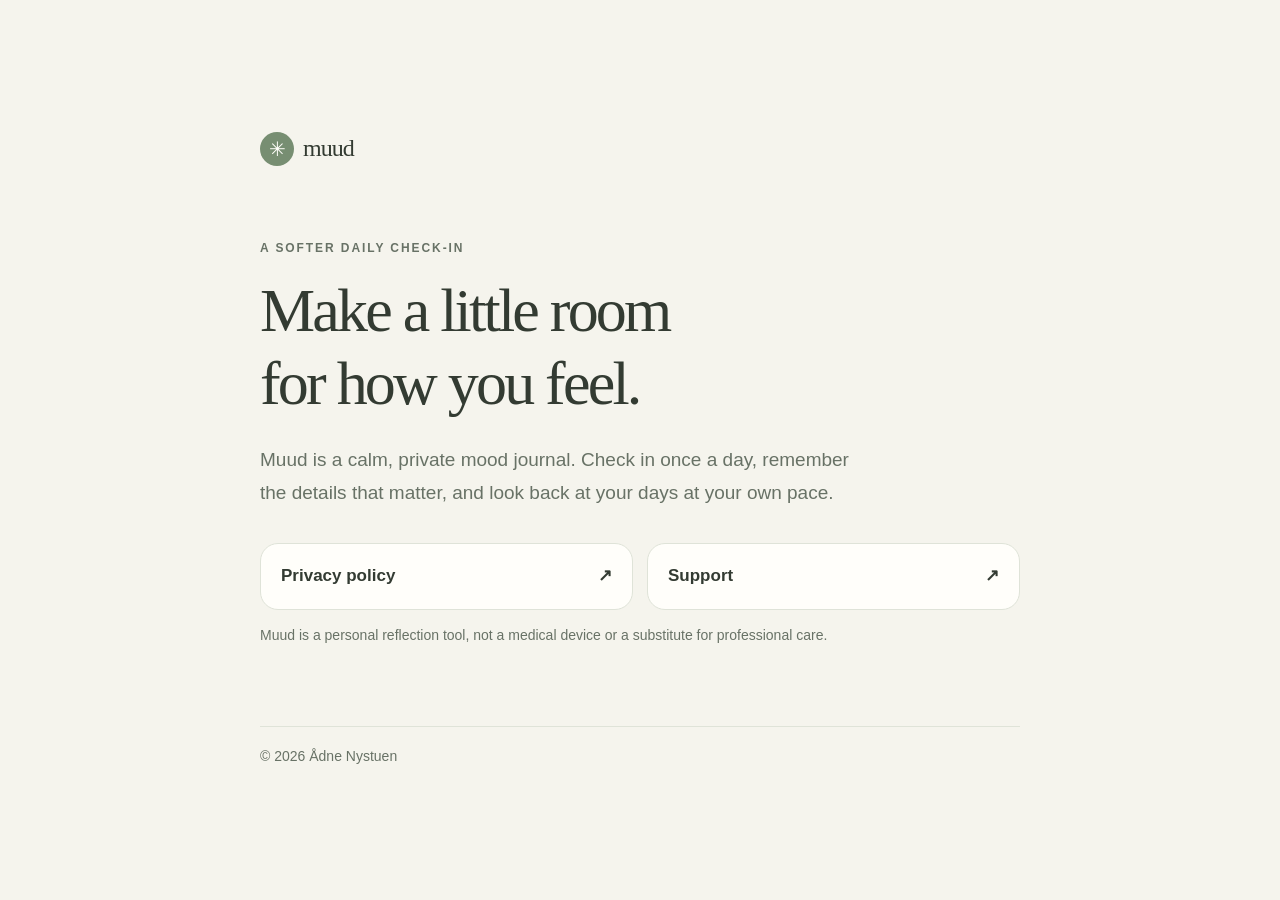
<file: index.html>
<!doctype html>
<html lang="en">
<head>
  <meta charset="utf-8">
  <meta name="viewport" content="width=device-width, initial-scale=1">
  <meta name="description" content="Muud is a gentle, private mood journal for iPhone and iPad.">
  <title>Muud — a calm daily journal</title>
  <link rel="stylesheet" href="styles.css">
</head>
<body>
  <main class="wrap home">
    <a class="brand" href="./" aria-label="Muud home"><span class="mark">✳</span> muud</a>
    <p class="eyebrow">A SOFTER DAILY CHECK-IN</p>
    <h1>Make a little room<br>for how you feel.</h1>
    <p class="lede">Muud is a calm, private mood journal. Check in once a day, remember the details that matter, and look back at your days at your own pace.</p>
    <nav class="links" aria-label="Information">
      <a class="link-card" href="privacy/">Privacy policy <span aria-hidden="true">↗</span></a>
      <a class="link-card" href="support/">Support <span aria-hidden="true">↗</span></a>
    </nav>
    <p class="fine">Muud is a personal reflection tool, not a medical device or a substitute for professional care.</p>
    <footer>© 2026 Ådne Nystuen</footer>
  </main>
</body>
</html>
</file>
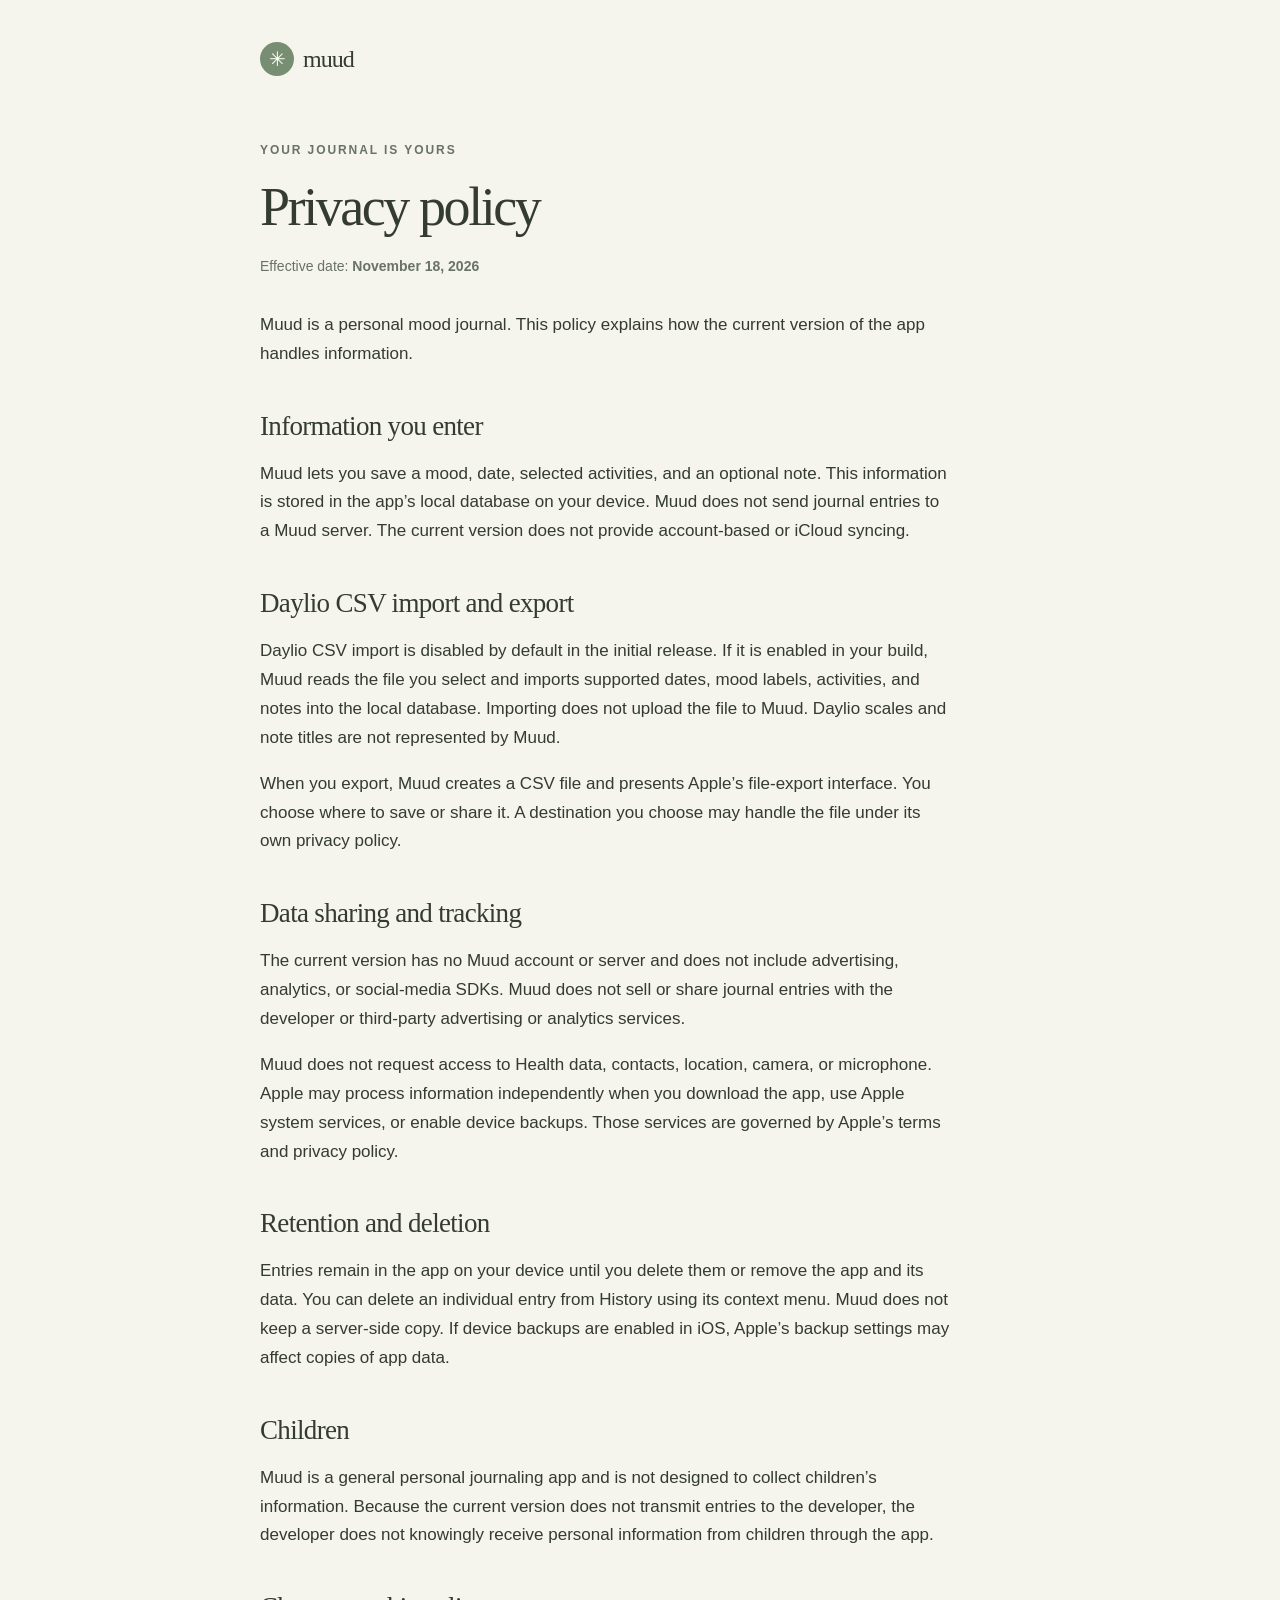
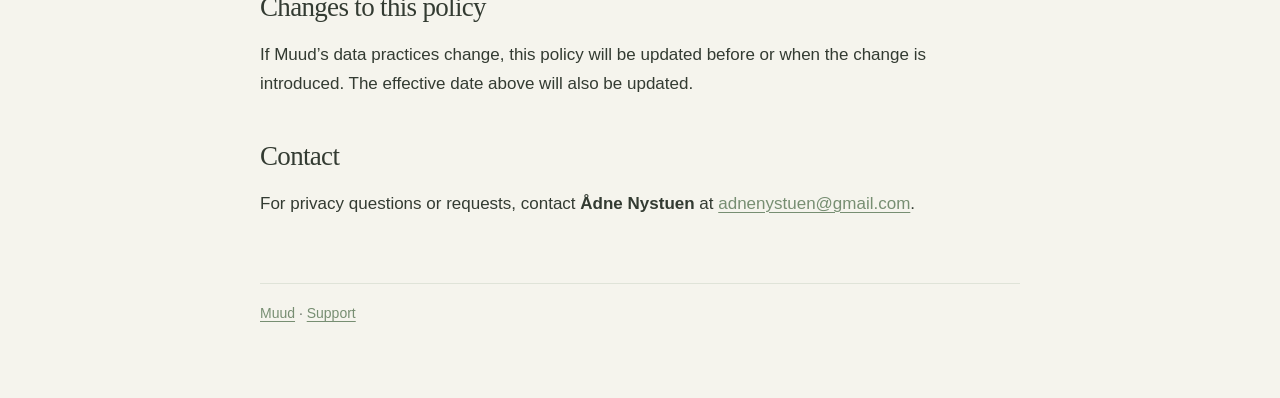
<file: privacy/index.html>
<!doctype html>
<html lang="en">
<head>
  <meta charset="utf-8">
  <meta name="viewport" content="width=device-width, initial-scale=1">
  <meta name="description" content="How Muud handles mood journal entries, Daylio CSV imports, and exports.">
  <title>Privacy policy — Muud</title>
  <link rel="stylesheet" href="../styles.css">
</head>
<body>
  <main class="wrap document">
    <a class="brand" href="../"><span class="mark">✳</span> muud</a>
    <p class="eyebrow">YOUR JOURNAL IS YOURS</p>
    <h1>Privacy policy</h1>
    <p class="meta">Effective date: <strong>November 18, 2026</strong></p>
    <p>Muud is a personal mood journal. This policy explains how the current version of the app handles information.</p>

    <h2>Information you enter</h2>
    <p>Muud lets you save a mood, date, selected activities, and an optional note. This information is stored in the app’s local database on your device. Muud does not send journal entries to a Muud server. The current version does not provide account-based or iCloud syncing.</p>

    <h2>Daylio CSV import and export</h2>
    <p>Daylio CSV import is disabled by default in the initial release. If it is enabled in your build, Muud reads the file you select and imports supported dates, mood labels, activities, and notes into the local database. Importing does not upload the file to Muud. Daylio scales and note titles are not represented by Muud.</p>
    <p>When you export, Muud creates a CSV file and presents Apple’s file-export interface. You choose where to save or share it. A destination you choose may handle the file under its own privacy policy.</p>

    <h2>Data sharing and tracking</h2>
    <p>The current version has no Muud account or server and does not include advertising, analytics, or social-media SDKs. Muud does not sell or share journal entries with the developer or third-party advertising or analytics services.</p>
    <p>Muud does not request access to Health data, contacts, location, camera, or microphone. Apple may process information independently when you download the app, use Apple system services, or enable device backups. Those services are governed by Apple’s terms and privacy policy.</p>

    <h2>Retention and deletion</h2>
    <p>Entries remain in the app on your device until you delete them or remove the app and its data. You can delete an individual entry from History using its context menu. Muud does not keep a server-side copy. If device backups are enabled in iOS, Apple’s backup settings may affect copies of app data.</p>

    <h2>Children</h2>
    <p>Muud is a general personal journaling app and is not designed to collect children’s information. Because the current version does not transmit entries to the developer, the developer does not knowingly receive personal information from children through the app.</p>

    <h2>Changes to this policy</h2>
    <p>If Muud’s data practices change, this policy will be updated before or when the change is introduced. The effective date above will also be updated.</p>

    <h2>Contact</h2>
    <p>For privacy questions or requests, contact <strong>Ådne Nystuen</strong> at <a href="mailto:adnenystuen@gmail.com">adnenystuen@gmail.com</a>.</p>
    <footer><a href="../">Muud</a> · <a href="../support/">Support</a></footer>
  </main>
</body>
</html>
</file>
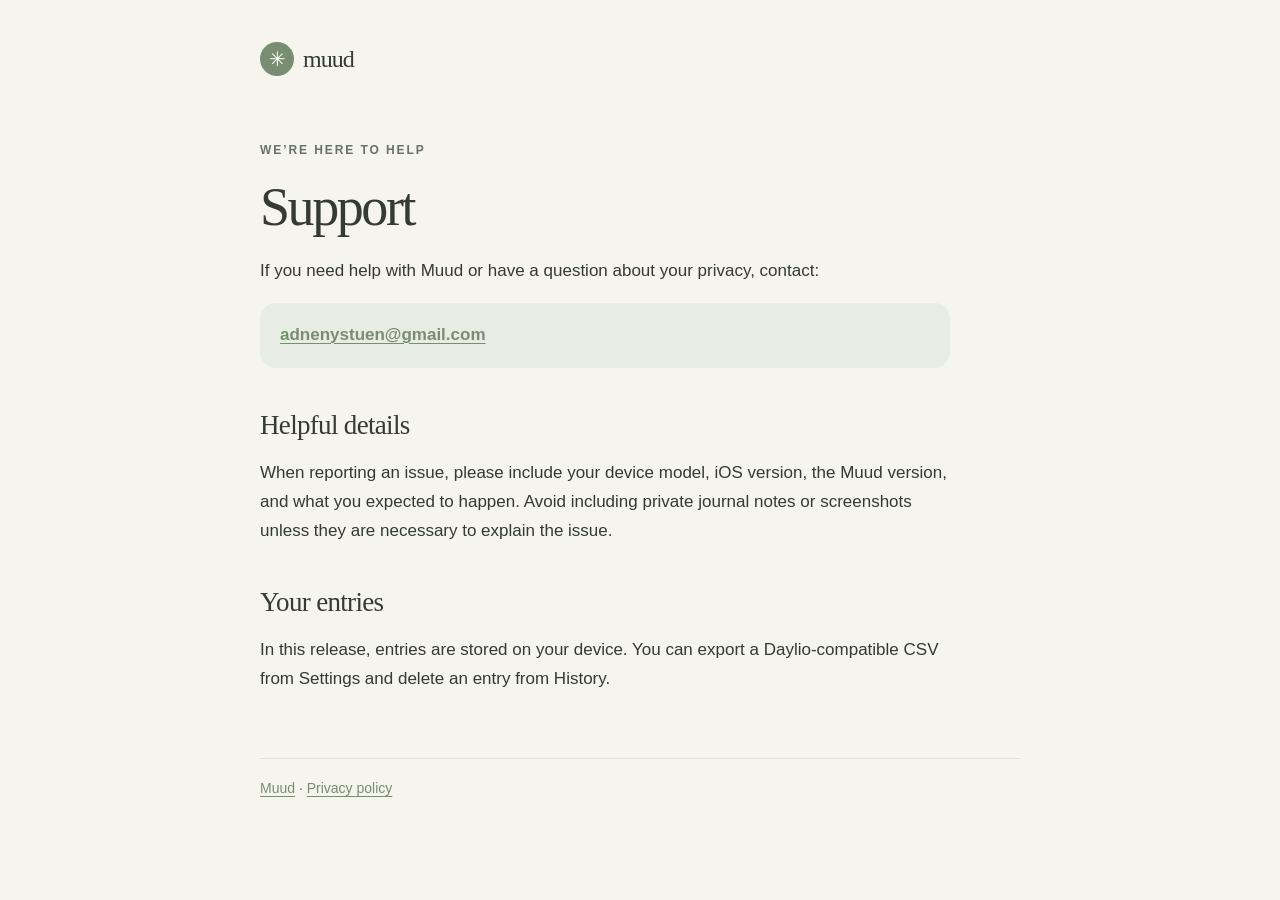
<file: support/index.html>
<!doctype html>
<html lang="en">
<head>
  <meta charset="utf-8">
  <meta name="viewport" content="width=device-width, initial-scale=1">
  <meta name="description" content="Get help with Muud, the private mood journal.">
  <title>Support — Muud</title>
  <link rel="stylesheet" href="../styles.css">
</head>
<body>
  <main class="wrap document">
    <a class="brand" href="../"><span class="mark">✳</span> muud</a>
    <p class="eyebrow">WE’RE HERE TO HELP</p>
    <h1>Support</h1>
    <p>If you need help with Muud or have a question about your privacy, contact:</p>
    <p class="contact"><strong><a href="mailto:adnenystuen@gmail.com">adnenystuen@gmail.com</a></strong></p>
    <h2>Helpful details</h2>
    <p>When reporting an issue, please include your device model, iOS version, the Muud version, and what you expected to happen. Avoid including private journal notes or screenshots unless they are necessary to explain the issue.</p>
    <h2>Your entries</h2>
    <p>In this release, entries are stored on your device. You can export a Daylio-compatible CSV from Settings and delete an entry from History.</p>
    <footer><a href="../">Muud</a> · <a href="../privacy/">Privacy policy</a></footer>
  </main>
</body>
</html>
</file>
<file: styles.css>
:root {
  color-scheme: light;
  --paper: #f5f4ed; --surface: #fffefa; --ink: #333b32; --muted: #687266; --sage: #778e72; --line: #dfe3d8; --soft: #e8ede3;
}
* { box-sizing: border-box; }
body { margin: 0; background: var(--paper); color: var(--ink); font: 17px/1.7 -apple-system, BlinkMacSystemFont, "Segoe UI", sans-serif; -webkit-font-smoothing: antialiased; }
a { color: var(--sage); text-decoration-thickness: .08em; text-underline-offset: .18em; }
.wrap { width: min(100% - 40px, 760px); margin: 0 auto; }
.home { min-height: 100svh; display: flex; flex-direction: column; justify-content: center; padding: 64px 0; }
.document { padding: 42px 0 72px; }
.brand { display: inline-flex; align-items: center; gap: 9px; width: fit-content; color: var(--ink); font: 24px/1.2 Georgia, serif; letter-spacing: -.04em; text-decoration: none; }
.mark { display: grid; place-items: center; width: 34px; height: 34px; border-radius: 50%; color: var(--surface); background: var(--sage); font: 20px/1 sans-serif; }
.eyebrow { margin: 72px 0 16px; color: var(--muted); font-size: 12px; font-weight: 700; letter-spacing: .16em; }
.document .eyebrow { margin-top: 64px; }
h1, h2 { font-family: Georgia, "Times New Roman", serif; font-weight: 400; line-height: 1.18; }
h1 { margin: 0; font-size: clamp(40px, 8vw, 62px); letter-spacing: -.045em; }
.document h1 { font-size: clamp(38px, 7vw, 54px); }
h2 { margin: 42px 0 10px; font-size: 27px; letter-spacing: -.025em; }
.lede { max-width: 610px; margin: 24px 0 34px; color: var(--muted); font-size: 19px; }
.links { display: grid; grid-template-columns: repeat(2, minmax(0, 1fr)); gap: 14px; }
.link-card { display: flex; justify-content: space-between; gap: 14px; padding: 18px 20px; border: 1px solid var(--line); border-radius: 18px; background: var(--surface); color: var(--ink); font-weight: 600; text-decoration: none; }
.link-card:hover { border-color: var(--sage); background: var(--soft); }
.meta, .fine { color: var(--muted); font-size: 14px; }
.meta { margin: 15px 0 32px; }
.document > p { max-width: 690px; }
.contact { padding: 18px 20px; border-radius: 16px; background: var(--soft); }
footer { margin-top: 64px; padding-top: 18px; border-top: 1px solid var(--line); color: var(--muted); font-size: 14px; }
@media (max-width: 560px) { .wrap { width: min(100% - 32px, 760px); } .home { padding: 42px 0; } .eyebrow { margin-top: 56px; } .links { grid-template-columns: 1fr; } .document { padding-top: 30px; } }
</file>
